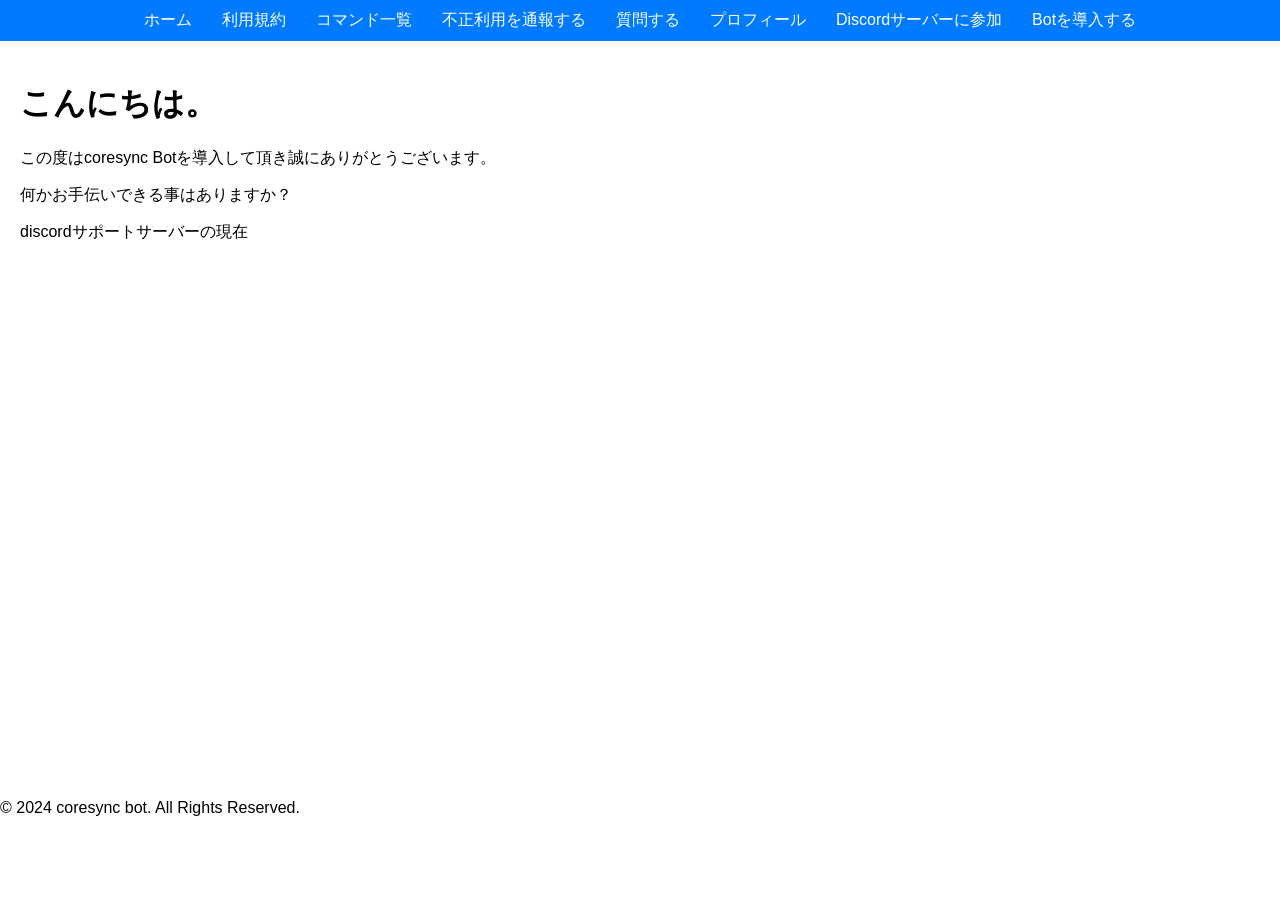
<file: docs/index.html>
<!DOCTYPE html>
<html lang="ja">
<head>
  <meta charset="UTF-8">
  <meta name="viewport" content="width=device-width, initial-scale=1.0">
  <title>ホーム</title>
</head>
<body style="margin: 0; font-family: Arial, sans-serif;">
  <!-- ナビゲーションバー -->
  <nav style="background-color: #007BFF; padding: 10px; display: flex; justify-content: center;">
  <a href="index.html" style="color: white; margin: 0 15px; text-decoration: none;">ホーム</a>
  <a href="tos.html" style="color: white; margin: 0 15px; text-decoration: none;">利用規約</a>
  <a href="faq.html" style="color: white; margin: 0 15px; text-decoration: none;">コマンド一覧</a>
  <a href="report.html" style="color: white; margin: 0 15px; text-decoration: none;">不正利用を通報する</a>
  <a href="contact.html" style="color: white; margin: 0 15px; text-decoration: none;">質問する</a>
  <a href="profile.html" style="color: white; margin: 0 15px; text-decoration: none;">プロフィール</a>
  <a href="https://discord.gg/r594PHeNNp" target="_blank" style="color: white; margin: 0 15px; text-decoration: none;">Discordサーバーに参加</a>
  <a href="https://discord.com/oauth2/authorize?client_id=1307237337524342825" target="_blank" style="color: white; margin: 0 15px; text-decoration: none;">Botを導入する</a>
</nav>


  <!-- コンテンツ -->
  <div style="padding: 20px;">
    <h1>こんにちは。</h1>
    <p>この度はcoresync Botを導入して頂き誠にありがとうございます。</p>
    <p>何かお手伝いできる事はありますか？</p>
    <p>discordサポートサーバーの現在</p>
    <iframe src="https://discord.com/widget?id=1302874902524858431&theme=dark" width="350" height="500" allowtransparency="true" frameborder="0" sandbox="allow-popups allow-popups-to-escape-sandbox allow-same-origin allow-scripts"></iframe>
  </div>
  
  <footer>
    <p>© 2024 coresync bot. All Rights Reserved.</p>
  </footer>
  
</body>
</html>
</file>
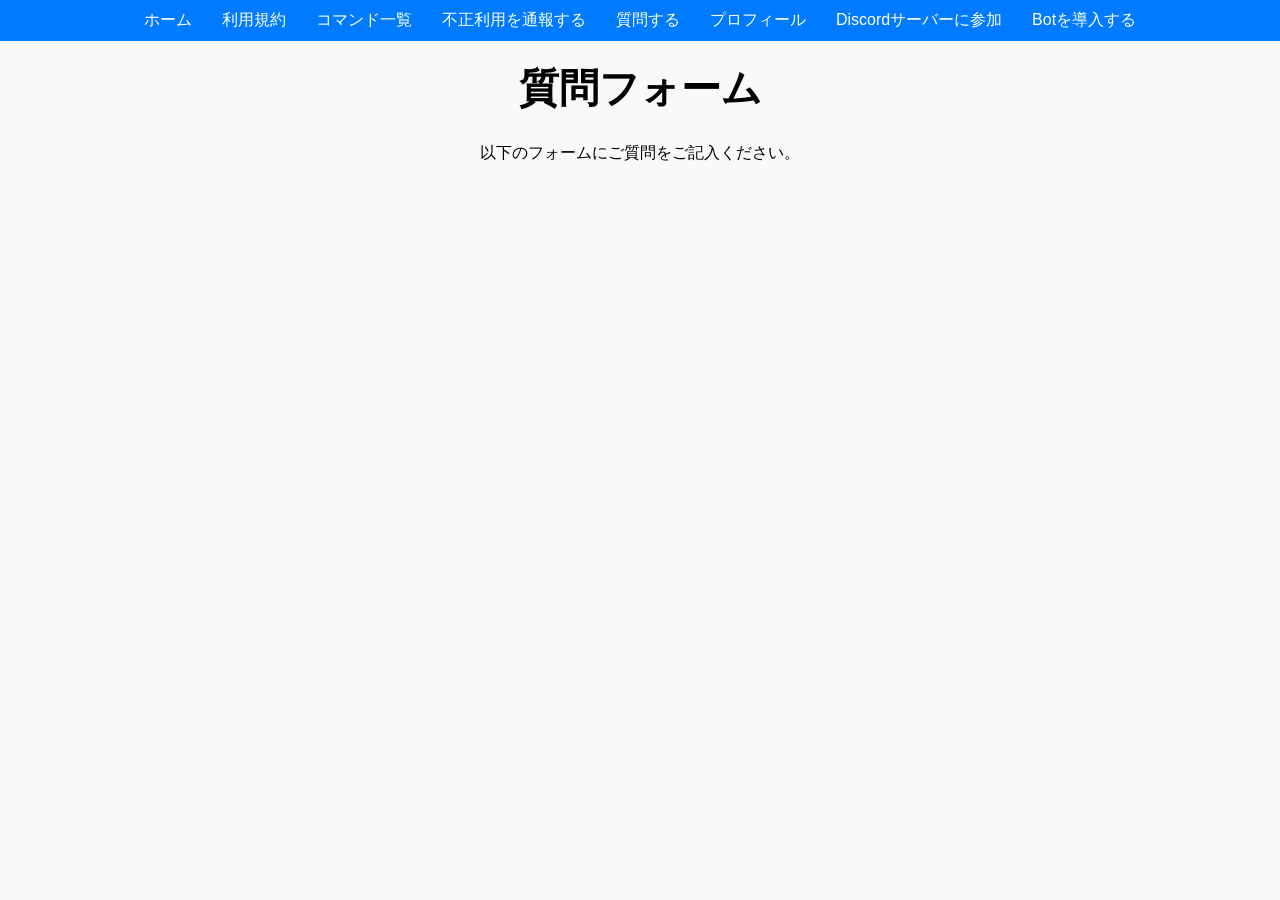
<file: docs/contact.html>
<!DOCTYPE html>
<html lang="ja">
<head>
  <meta charset="UTF-8">
  <meta name="viewport" content="width=device-width, initial-scale=1.0">
  <title>質問する</title>
  <style>
    body {
      font-family: Arial, sans-serif;
      margin: 0;
      padding: 0;
      background-color: #f9f9f9;
      text-align: center;
    }
    nav {
      background-color: #007BFF;
      padding: 10px;
      display: flex;
      justify-content: center;
    }
    nav a {
      color: white;
      margin: 0 15px;
      text-decoration: none;
    }
    h1 {
      font-size: 2.5rem;
      margin-top: 20px;
    }
    iframe {
      width: 100%;
      max-width: 800px;
      height: 600px;
      border: none;
      margin: 20px 0;
    }
  </style>
</head>
<body>
  <nav>
    <a href="index.html">ホーム</a>
    <a href="tos.html">利用規約</a>
    <a href="faq.html">コマンド一覧</a>
    <a href="report.html">不正利用を通報する</a>
    <a href="contact.html">質問する</a>
    <a href="profile.html">プロフィール</a>
    <a href="https://discord.gg/r594PHeNNp" target="_blank">Discordサーバーに参加</a>
    <a href="https://discord.com/oauth2/authorize?client_id=1307237337524342825" target="_blank">Botを導入する</a>
  </nav>
  <h1>質問フォーム</h1>
  <p>以下のフォームにご質問をご記入ください。</p>
  <iframe src="https://docs.google.com/forms/d/e/1FAIpQLSdnywh0FQxrllwsC0D7gA7O8AXcmrCR6RQ6GRXN1ABKJphG6g/viewform?embedded=true" width="640" height="667" frameborder="0" marginheight="0" marginwidth="0">読み込んでいます…</iframe>
</body>
</html>
</file>
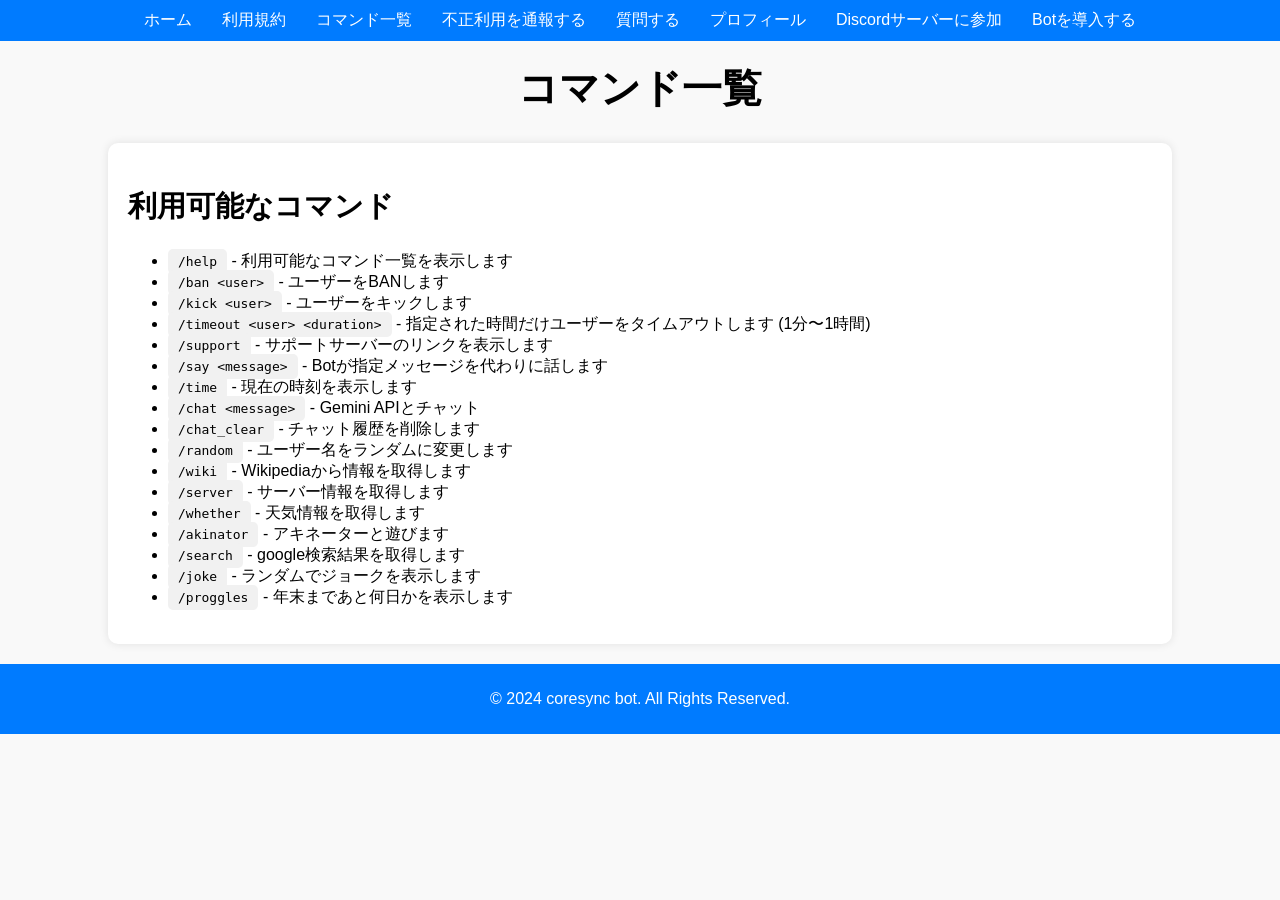
<file: docs/faq.html>
<!DOCTYPE html>
<html lang="ja">
<head>
  <meta charset="UTF-8">
  <meta name="viewport" content="width=device-width, initial-scale=1.0">
  <title>コマンド一覧</title>
  <style>
    body {
      font-family: Arial, sans-serif;
      margin: 0;
      padding: 0;
      background-color: #f9f9f9;
      text-align: center;
    }
    nav {
      background-color: #007BFF;
      padding: 10px;
      display: flex;
      justify-content: center;
    }
    nav a {
      color: white;
      margin: 0 15px;
      text-decoration: none;
    }
    h1 {
      font-size: 2.5rem;
      margin-top: 20px;
    }
    .content {
      text-align: left;
      width: 80%;
      margin: 20px auto;
      padding: 20px;
      background-color: white;
      border-radius: 10px;
      box-shadow: 0 0 10px rgba(0, 0, 0, 0.1);
    }
    .content h2 {
      font-size: 1.8rem;
    }
    .content p {
      font-size: 1rem;
      line-height: 1.6;
    }
    footer {
      background-color: #007BFF;
      color: white;
      padding: 10px;
      text-align: center;
      margin-top: 20px;
    }
    code {
      background-color: #f1f1f1;
      padding: 5px 10px;
      border-radius: 5px;
    }
  </style>
</head>
<body>

  <nav>
    <a href="index.html">ホーム</a>
    <a href="tos.html">利用規約</a>
    <a href="faq.html">コマンド一覧</a>
    <a href="report.html">不正利用を通報する</a>
    <a href="contact.html">質問する</a>
    <a href="profile.html">プロフィール</a>
    <a href="https://discord.gg/r594PHeNNp" target="_blank">Discordサーバーに参加</a>
    <a href="https://discord.com/oauth2/authorize?client_id=1307237337524342825" target="_blank">Botを導入する</a>
  </nav>

  <h1>コマンド一覧</h1>
  
  <div class="content">
    <h2>利用可能なコマンド</h2>
    <ul>
      <li><code>/help</code> - 利用可能なコマンド一覧を表示します</li>
      <li><code>/ban &lt;user&gt;</code> - ユーザーをBANします</li>
      <li><code>/kick &lt;user&gt;</code> - ユーザーをキックします</li>
      <li><code>/timeout &lt;user&gt; &lt;duration&gt;</code> - 指定された時間だけユーザーをタイムアウトします (1分〜1時間)</li>
      <li><code>/support</code> - サポートサーバーのリンクを表示します</li>
      <li><code>/say &lt;message&gt;</code> - Botが指定メッセージを代わりに話します</li>
      <li><code>/time</code> - 現在の時刻を表示します</li>
      <li><code>/chat &lt;message&gt;</code> - Gemini APIとチャット</li>
      <li><code>/chat_clear</code> - チャット履歴を削除します</li>
      <li><code>/random</code> - ユーザー名をランダムに変更します</li>
      <li><code>/wiki</code> - Wikipediaから情報を取得します</li>
      <li><code>/server</code> - サーバー情報を取得します</li>
      <li><code>/whether</code> - 天気情報を取得します</li>
      <li><code>/akinator</code> - アキネーターと遊びます</li>
      <li><code>/search</code> - google検索結果を取得します</li>
      <li><code>/joke</code> - ランダムでジョークを表示します</li>
      <li><code>/proggles</code> - 年末まであと何日かを表示します</li>
    </ul>
  </div>

  <footer>
    <p>© 2024 coresync bot. All Rights Reserved.</p>
  </footer>

</body>
</html>
</file>
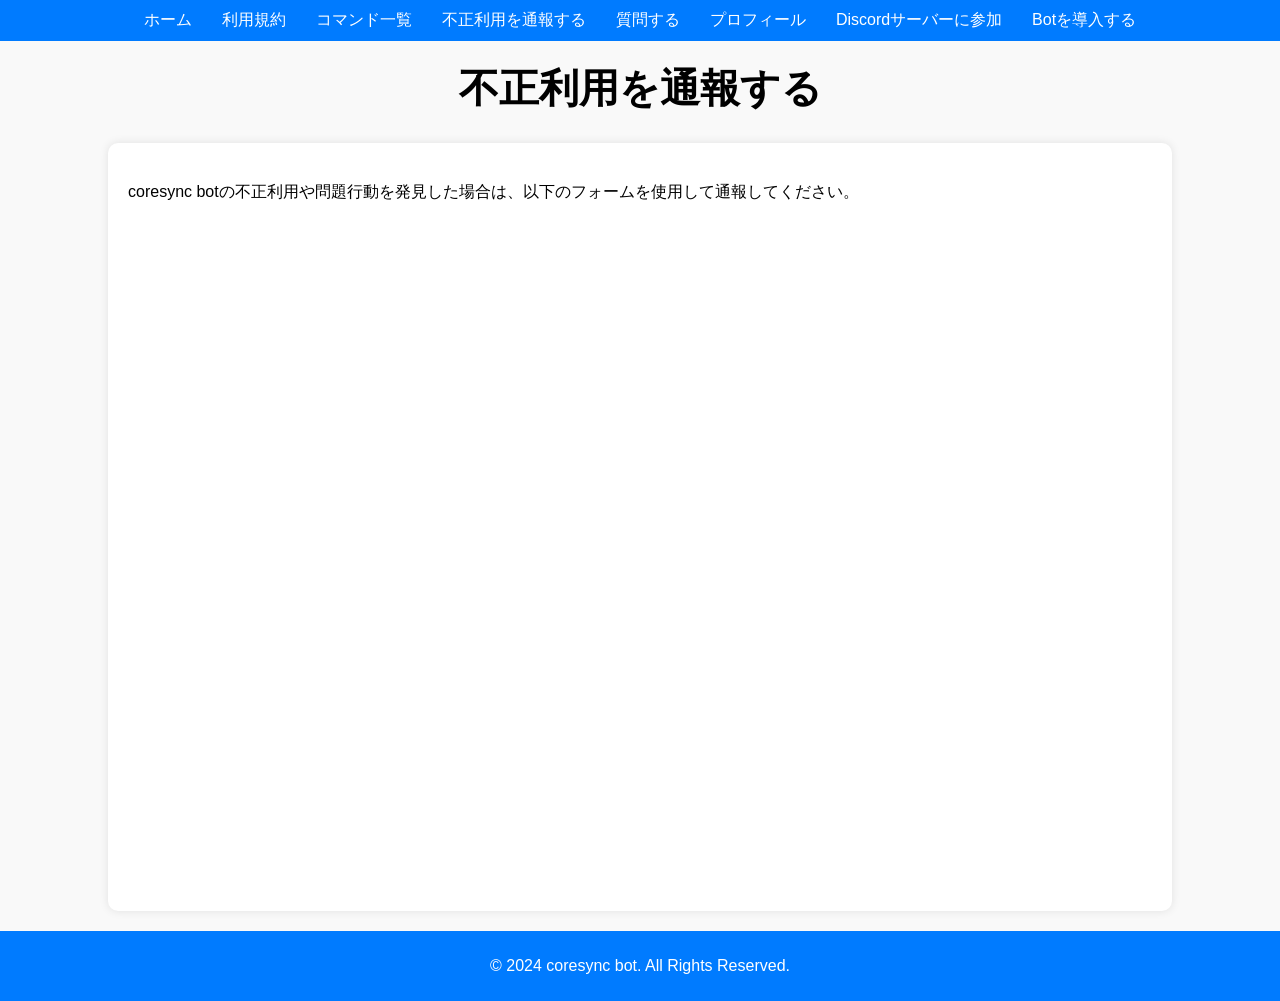
<file: docs/report.html>
<!DOCTYPE html>
<html lang="ja">
<head>
  <meta charset="UTF-8">
  <meta name="viewport" content="width=device-width, initial-scale=1.0">
  <title>不正利用を通報する</title>
  <style>
    body {
      font-family: Arial, sans-serif;
      margin: 0;
      padding: 0;
      background-color: #f9f9f9;
      text-align: center;
    }
    nav {
      background-color: #007BFF;
      padding: 10px;
      display: flex;
      justify-content: center;
    }
    nav a {
      color: white;
      margin: 0 15px;
      text-decoration: none;
    }
    h1 {
      font-size: 2.5rem;
      margin-top: 20px;
    }
    .content {
      text-align: left;
      width: 80%;
      margin: 20px auto;
      padding: 20px;
      background-color: white;
      border-radius: 10px;
      box-shadow: 0 0 10px rgba(0, 0, 0, 0.1);
    }
    .content p {
      font-size: 1rem;
      line-height: 1.6;
    }
    .content form {
      margin-top: 20px;
    }
    .content label {
      font-weight: bold;
    }
    .content input, .content textarea {
      width: 100%;
      padding: 10px;
      margin: 10px 0;
      border: 1px solid #ccc;
      border-radius: 5px;
      font-size: 1rem;
    }
    .content button {
      background-color: #007BFF;
      color: white;
      border: none;
      padding: 10px 20px;
      font-size: 1rem;
      border-radius: 5px;
      cursor: pointer;
    }
    .content button:hover {
      background-color: #0056b3;
    }
    footer {
      background-color: #007BFF;
      color: white;
      padding: 10px;
      text-align: center;
      margin-top: 20px;
    }
  </style>
</head>
<body>

  <nav>
    <a href="index.html">ホーム</a>
    <a href="tos.html">利用規約</a>
    <a href="faq.html">コマンド一覧</a>
    <a href="report.html">不正利用を通報する</a>
    <a href="contact.html">質問する</a>
    <a href="profile.html">プロフィール</a>
    <a href="https://discord.gg/r594PHeNNp" target="_blank">Discordサーバーに参加</a>
    <a href="https://discord.com/oauth2/authorize?client_id=1307237337524342825" target="_blank">Botを導入する</a>
  </nav>

  <h1>不正利用を通報する</h1>
  
  <div class="content">
    <p>coresync botの不正利用や問題行動を発見した場合は、以下のフォームを使用して通報してください。</p>
    <iframe src="https://docs.google.com/forms/d/e/1FAIpQLSdnywh0FQxrllwsC0D7gA7O8AXcmrCR6RQ6GRXN1ABKJphG6g/viewform?embedded=true" width="640" height="667" frameborder="0" marginheight="0" marginwidth="0">読み込んでいます…</iframe>
  </div>

  <footer>
    <p>© 2024 coresync bot. All Rights Reserved.</p>
  </footer>

</body>
</html>
</file>
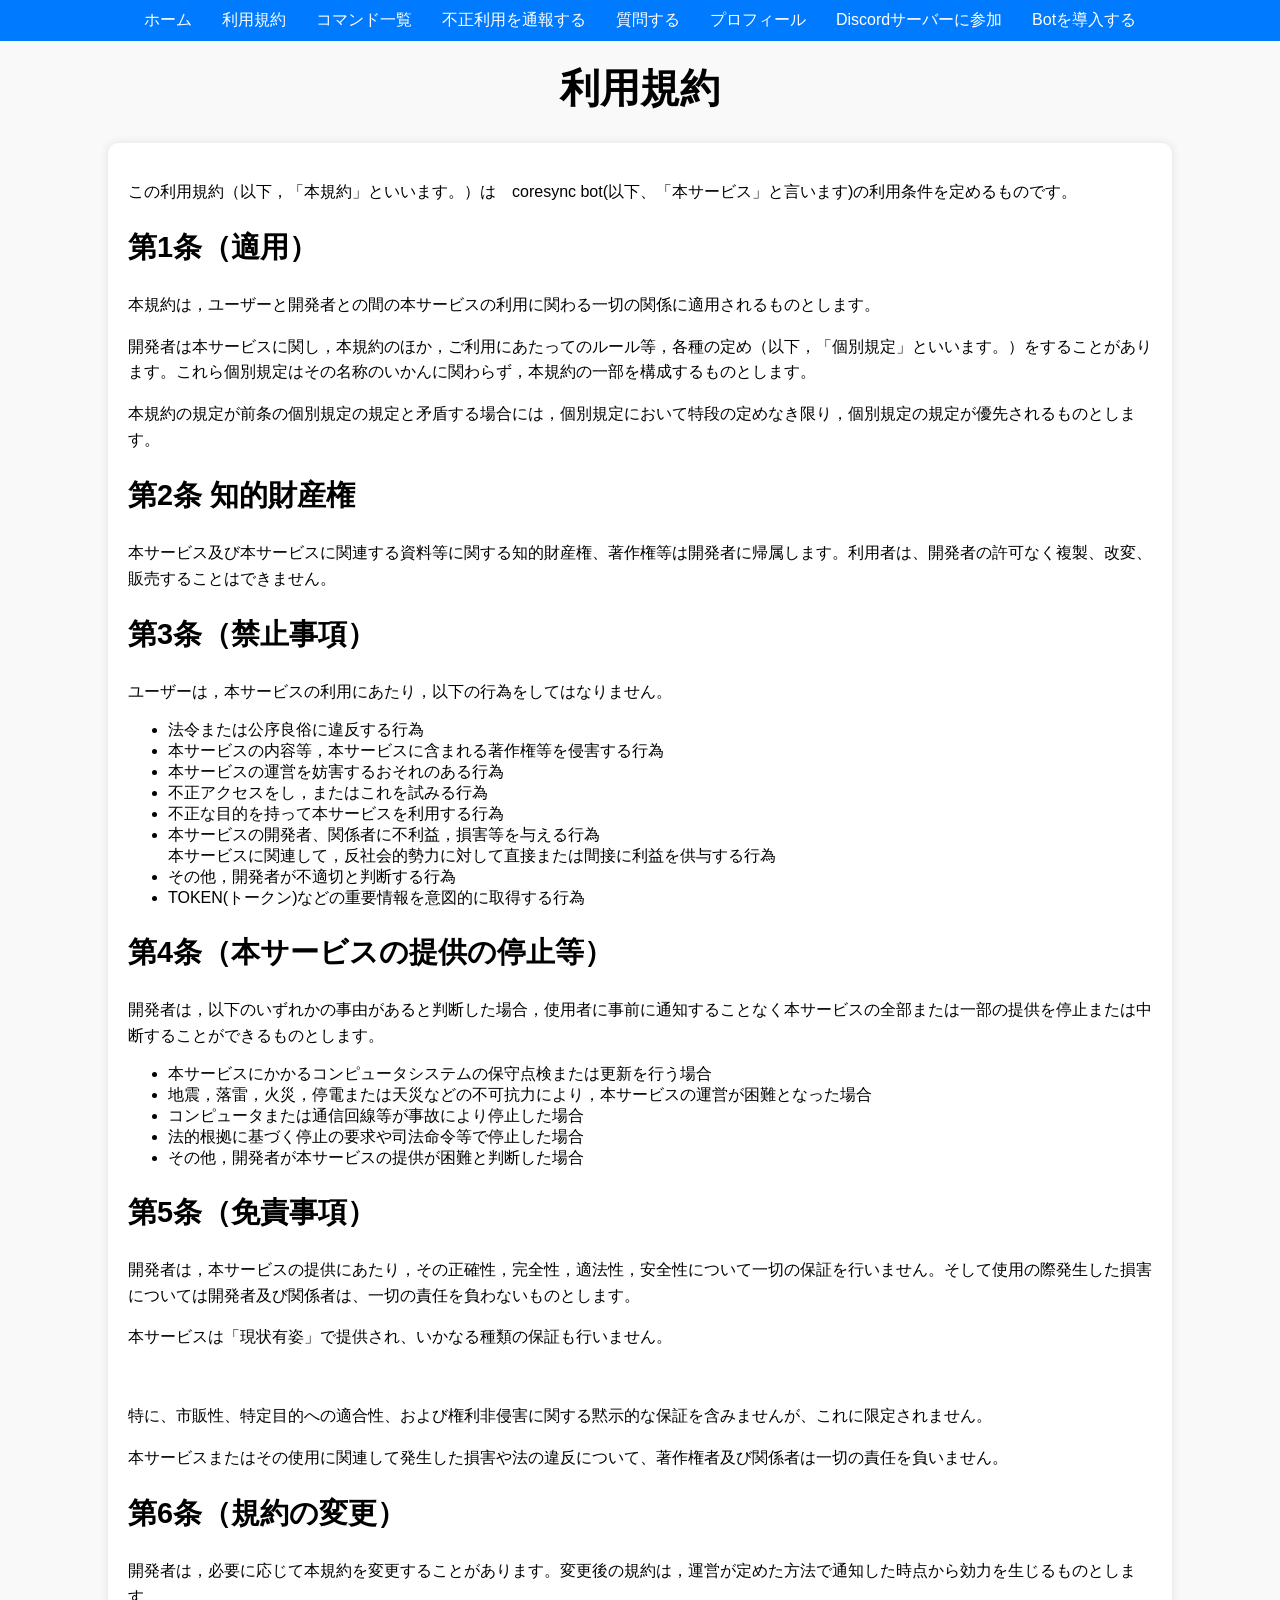
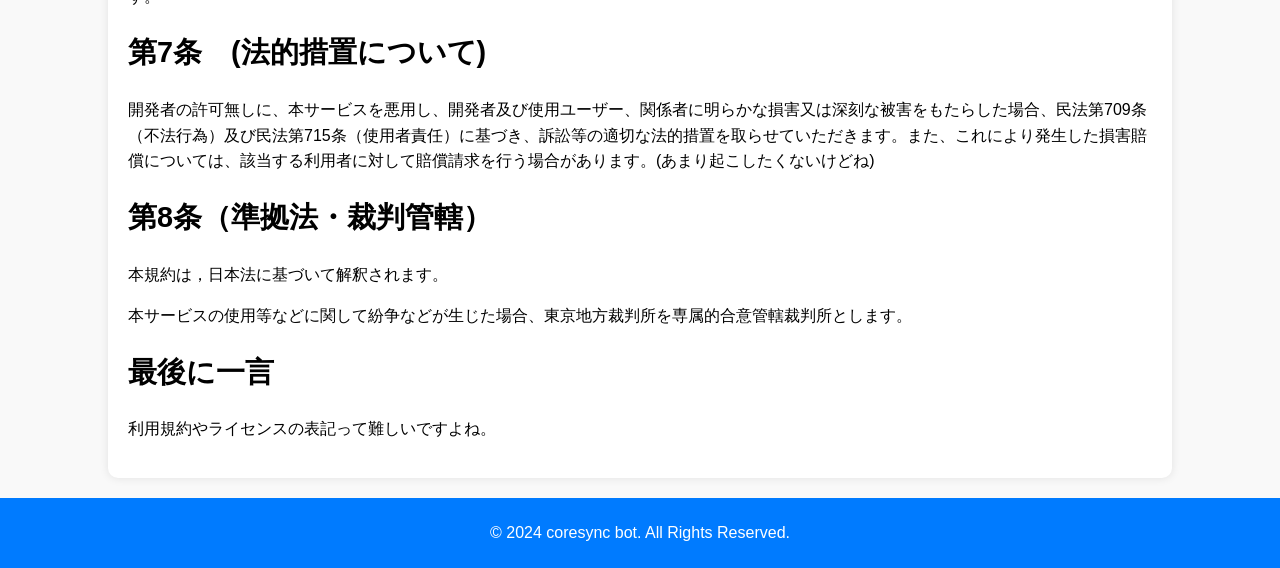
<file: docs/tos.html>
<!DOCTYPE html>
<html lang="ja">
<head>
  <meta charset="UTF-8">
  <meta name="viewport" content="width=device-width, initial-scale=1.0">
  <title>利用規約</title>
  <style>
    body {
      font-family: Arial, sans-serif;
      margin: 0;
      padding: 0;
      background-color: #f9f9f9;
      text-align: center;
    }
    nav {
      background-color: #007BFF;
      padding: 10px;
      display: flex;
      justify-content: center;
    }
    nav a {
      color: white;
      margin: 0 15px;
      text-decoration: none;
    }
    h1 {
      font-size: 2.5rem;
      margin-top: 20px;
    }
    .content {
      text-align: left;
      width: 80%;
      margin: 20px auto;
      padding: 20px;
      background-color: white;
      border-radius: 10px;
      box-shadow: 0 0 10px rgba(0, 0, 0, 0.1);
    }
    .content h2 {
      font-size: 1.8rem;
    }
    .content p {
      font-size: 1rem;
      line-height: 1.6;
    }
    footer {
      background-color: #007BFF;
      color: white;
      padding: 10px;
      text-align: center;
      margin-top: 20px;
    }
  </style>
</head>
<body>

  <nav>
    <a href="index.html">ホーム</a>
    <a href="tos.html">利用規約</a>
    <a href="faq.html">コマンド一覧</a>
    <a href="report.html">不正利用を通報する</a>
    <a href="contact.html">質問する</a>
    <a href="profile.html">プロフィール</a>
    <a href="https://discord.gg/r594PHeNNp" target="_blank">Discordサーバーに参加</a>
    <a href="https://discord.com/oauth2/authorize?client_id=1307237337524342825" target="_blank">Botを導入する</a>
  </nav>

  <h1>利用規約</h1>
  
  <div class="content">
    <p>この利用規約（以下，「本規約」といいます。）は　coresync bot(以下、「本サービス」と言います)の利用条件を定めるものです。

    <h2>第1条（適用）</h2>
    <p>本規約は，ユーザーと開発者との間の本サービスの利用に関わる一切の関係に適用されるものとします。</p>
    <p>開発者は本サービスに関し，本規約のほか，ご利用にあたってのルール等，各種の定め（以下，「個別規定」といいます。）をすることがあります。これら個別規定はその名称のいかんに関わらず，本規約の一部を構成するものとします。</p>
    <p>本規約の規定が前条の個別規定の規定と矛盾する場合には，個別規定において特段の定めなき限り，個別規定の規定が優先されるものとします。</p>

    <h2>第2条 知的財産権</h2>
    <p>本サービス及び本サービスに関連する資料等に関する知的財産権、著作権等は開発者に帰属します。利用者は、開発者の許可なく複製、改変、販売することはできません。 </p>

    <h2>第3条（禁止事項）</h2>
    <p>ユーザーは，本サービスの利用にあたり，以下の行為をしてはなりません。</p>
    <ul>
      <li>法令または公序良俗に違反する行為</li>
      <li>本サービスの内容等，本サービスに含まれる著作権等を侵害する行為</li>
      <li>本サービスの運営を妨害するおそれのある行為</li>
      <li>不正アクセスをし，またはこれを試みる行為</li>
      <li>不正な目的を持って本サービスを利用する行為</li>
      <li>本サービスの開発者、関係者に不利益，損害等を与える行為</li
      <li>本サービスに関連して，反社会的勢力に対して直接または間接に利益を供与する行為</li>
      <li>その他，開発者が不適切と判断する行為</li>
      <li>TOKEN(トークン)などの重要情報を意図的に取得する行為</li>
    </ul>

    <h2>第4条（本サービスの提供の停止等）</h2>
    <p>開発者は，以下のいずれかの事由があると判断した場合，使用者に事前に通知することなく本サービスの全部または一部の提供を停止または中断することができるものとします。</p>
    <ul>
      <li>本サービスにかかるコンピュータシステムの保守点検または更新を行う場合</li>
      <li>地震，落雷，火災，停電または天災などの不可抗力により，本サービスの運営が困難となった場合</li>
      <li>コンピュータまたは通信回線等が事故により停止した場合</li>
      <li>法的根拠に基づく停止の要求や司法命令等で停止した場合</li>
      <li>その他，開発者が本サービスの提供が困難と判断した場合</li>
    </ul>

    <h2>第5条（免責事項）</h2>
    <p>開発者は，本サービスの提供にあたり，その正確性，完全性，適法性，安全性について一切の保証を行いません。そして使用の際発生した損害については開発者及び関係者は、一切の責任を負わないものとします。
    <p>本サービスは「現状有姿」で提供され、いかなる種類の保証も行いません。</p>
　　 <p>特に、市販性、特定目的への適合性、および権利非侵害に関する黙示的な保証を含みませんが、これに限定されません。</p>
    <p>本サービスまたはその使用に関連して発生した損害や法の違反について、著作権者及び関係者は一切の責任を負いません。</p>

    <h2>第6条（規約の変更）</h2>
    <p>開発者は，必要に応じて本規約を変更することがあります。変更後の規約は，運営が定めた方法で通知した時点から効力を生じるものとします。</p>
    
    <h2>第7条　(法的措置について)</h2>
    <p>開発者の許可無しに、本サービスを悪用し、開発者及び使用ユーザー、関係者に明らかな損害又は深刻な被害をもたらした場合、民法第709条（不法行為）及び民法第715条（使用者責任）に基づき、訴訟等の適切な法的措置を取らせていただきます。また、これにより発生した損害賠償については、該当する利用者に対して賠償請求を行う場合があります。(あまり起こしたくないけどね)</p>

    <h2>第8条（準拠法・裁判管轄）</h2>
    <p>本規約は，日本法に基づいて解釈されます。</p>
    <p>本サービスの使用等などに関して紛争などが生じた場合、東京地方裁判所を専属的合意管轄裁判所とします。</p>

    <h2>最後に一言</h2>
    <p>利用規約やライセンスの表記って難しいですよね。</p>
  </div>

  <footer>
    <p>© 2024 coresync bot. All Rights Reserved.</p>
  </footer>

</body>
</html>
</file>
